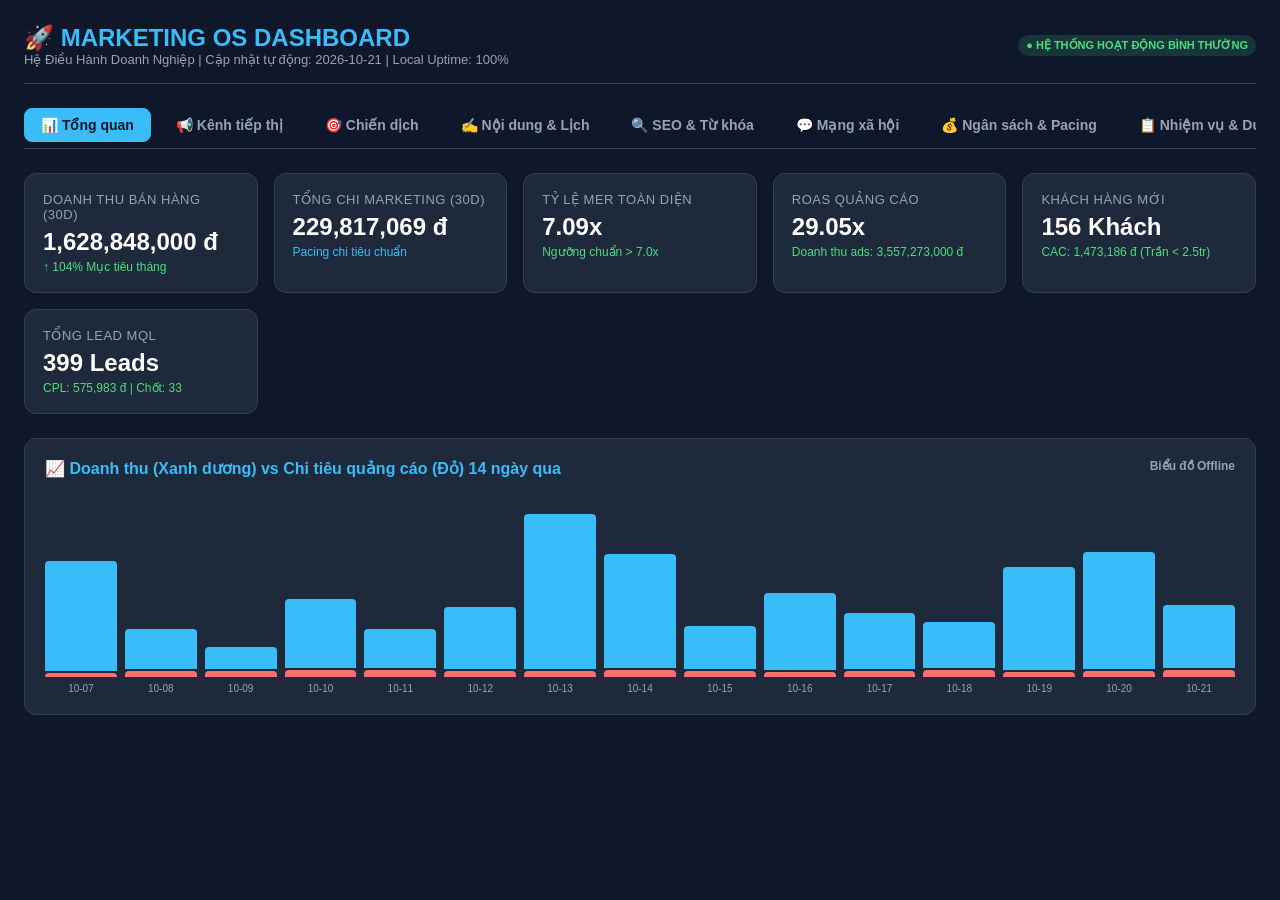
<file: dashboard/index.html>
<!DOCTYPE html>
<html lang="vi">
<head>
  <meta charset="UTF-8">
  <meta name="viewport" content="width=device-width, initial-scale=1.0">
  <title>Marketing OS - Bảng Điều Khiển Doanh Nghiệp</title>
  <style>
    :root {
      --bg: #0f172a;
      --card-bg: #1e293b;
      --border: #334155;
      --text: #f8fafc;
      --text-muted: #94a3b8;
      --primary: #38bdf8;
      --success: #4ade80;
      --warning: #facc15;
      --danger: #f87171;
      --accent: #818cf8;
    }
    * { box-sizing: border-box; margin: 0; padding: 0; font-family: -apple-system, BlinkMacSystemFont, "Segoe UI", Roboto, Helvetica, Arial, sans-serif; }
    body { background: var(--bg); color: var(--text); padding: 24px; min-height: 100vh; }
    .header { display: flex; justify-content: space-between; align-items: center; margin-bottom: 24px; border-bottom: 1px solid var(--border); padding-bottom: 16px; }
    .header h1 { font-size: 24px; font-weight: 700; color: var(--primary); display: flex; align-items: center; gap: 8px; }
    .header .meta { font-size: 13px; color: var(--text-muted); }
    
    /* Tabs */
    .tabs { display: flex; gap: 8px; margin-bottom: 24px; overflow-x: auto; padding-bottom: 6px; border-bottom: 1px solid var(--border); }
    .tab-btn { background: transparent; border: 1px solid transparent; color: var(--text-muted); padding: 8px 16px; border-radius: 8px; cursor: pointer; font-size: 14px; font-weight: 600; transition: all 0.2s; white-space: nowrap; }
    .tab-btn:hover { background: rgba(56, 189, 248, 0.1); color: var(--primary); }
    .tab-btn.active { background: var(--primary); color: #0f172a; border-color: var(--primary); }
    
    .tab-content { display: none; }
    .tab-content.active { display: block; }

    /* KPI Grid */
    .kpi-grid { display: grid; grid-template-columns: repeat(auto-fit, minmax(220px, 1fr)); gap: 16px; margin-bottom: 24px; }
    .kpi-card { background: var(--card-bg); border: 1px solid var(--border); border-radius: 12px; padding: 18px; }
    .kpi-title { font-size: 13px; color: var(--text-muted); text-transform: uppercase; letter-spacing: 0.5px; margin-bottom: 6px; }
    .kpi-val { font-size: 24px; font-weight: 700; color: #fff; }
    .kpi-sub { font-size: 12px; color: var(--success); margin-top: 4px; display: flex; align-items: center; gap: 4px; }
    
    /* Tables */
    .card { background: var(--card-bg); border: 1px solid var(--border); border-radius: 12px; padding: 20px; margin-bottom: 24px; overflow-x: auto; }
    .card-title { font-size: 16px; font-weight: 600; margin-bottom: 16px; color: var(--primary); display: flex; justify-content: space-between; }
    table { width: 100%; border-collapse: collapse; text-align: left; font-size: 13px; }
    th { background: #0f172a; padding: 12px; color: var(--text-muted); border-bottom: 1px solid var(--border); font-weight: 600; }
    td { padding: 12px; border-bottom: 1px solid var(--border); }
    tr:hover td { background: rgba(255, 255, 255, 0.02); }

    /* Badges */
    .badge { display: inline-block; padding: 4px 8px; border-radius: 9999px; font-size: 11px; font-weight: 600; }
    .badge-success { background: rgba(74, 222, 128, 0.15); color: var(--success); }
    .badge-primary { background: rgba(56, 189, 248, 0.15); color: var(--primary); }
    .badge-warning { background: rgba(250, 204, 21, 0.15); color: var(--warning); }
    .badge-danger { background: rgba(248, 113, 113, 0.15); color: var(--danger); }

    /* Simple SVG Chart */
    .chart-box { width: 100%; height: 200px; display: flex; align-items: flex-end; gap: 8px; padding-top: 20px; }
    .bar-col { flex: 1; display: flex; flex-direction: column; align-items: center; height: 100%; justify-content: flex-end; }
    .bar { width: 100%; background: var(--primary); border-radius: 4px 4px 0 0; transition: height 0.3s; min-height: 4px; }
    .bar-spend { width: 100%; background: var(--danger); border-radius: 4px 4px 0 0; margin-top: 2px; }
    .bar-label { font-size: 10px; color: var(--text-muted); margin-top: 6px; white-space: nowrap; }
  </style>
</head>
<body>

  <div class="header">
    <div>
      <h1>🚀 MARKETING OS DASHBOARD</h1>
      <div class="meta">Hệ Điều Hành Doanh Nghiệp | Cập nhật tự động: 2026-10-21 | Local Uptime: 100%</div>
    </div>
    <div style="text-align: right;">
      <span class="badge badge-success">● HỆ THỐNG HOẠT ĐỘNG BÌNH THƯỜNG</span>
    </div>
  </div>

  <div class="tabs">
    <button class="tab-btn active" onclick="openTab('overview')">📊 Tổng quan</button>
    <button class="tab-btn" onclick="openTab('channels')">📢 Kênh tiếp thị</button>
    <button class="tab-btn" onclick="openTab('campaigns')">🎯 Chiến dịch</button>
    <button class="tab-btn" onclick="openTab('content')">✍️ Nội dung & Lịch</button>
    <button class="tab-btn" onclick="openTab('seo')">🔍 SEO & Từ khóa</button>
    <button class="tab-btn" onclick="openTab('social')">💬 Mạng xã hội</button>
    <button class="tab-btn" onclick="openTab('budget')">💰 Ngân sách & Pacing</button>
    <button class="tab-btn" onclick="openTab('tasks')">📋 Nhiệm vụ & Duyệt</button>
    <button class="tab-btn" onclick="openTab('research')">🔎 Nghiên cứu & VoC</button>
    <button class="tab-btn" onclick="openTab('alerts')">⚠️ Cảnh báo bất thường</button>
  </div>

  <!-- TAB 1: TỔNG QUAN -->
  <div id="overview" class="tab-content active">
    <div class="kpi-grid">
      <div class="kpi-card">
        <div class="kpi-title">Doanh thu bán hàng (30d)</div>
        <div class="kpi-val">1,628,848,000 đ</div>
        <div class="kpi-sub">↑ 104% Mục tiêu tháng</div>
      </div>
      <div class="kpi-card">
        <div class="kpi-title">Tổng chi Marketing (30d)</div>
        <div class="kpi-val">229,817,069 đ</div>
        <div class="kpi-sub" style="color: var(--primary);">Pacing chi tiêu chuẩn</div>
      </div>
      <div class="kpi-card">
        <div class="kpi-title">Tỷ lệ MER toàn diện</div>
        <div class="kpi-val">7.09x</div>
        <div class="kpi-sub">Ngưỡng chuẩn > 7.0x</div>
      </div>
      <div class="kpi-card">
        <div class="kpi-title">ROAS Quảng cáo</div>
        <div class="kpi-val">29.05x</div>
        <div class="kpi-sub">Doanh thu ads: 3,557,273,000 đ</div>
      </div>
      <div class="kpi-card">
        <div class="kpi-title">Khách hàng mới</div>
        <div class="kpi-val">156 Khách</div>
        <div class="kpi-sub">CAC: 1,473,186 đ (Trần < 2.5tr)</div>
      </div>
      <div class="kpi-card">
        <div class="kpi-title">Tổng Lead MQL</div>
        <div class="kpi-val">399 Leads</div>
        <div class="kpi-sub">CPL: 575,983 đ | Chốt: 33</div>
      </div>
    </div>

    <div class="card">
      <div class="card-title">
        <span>📈 Doanh thu (Xanh dương) vs Chi tiêu quảng cáo (Đỏ) 14 ngày qua</span>
        <span style="font-size: 12px; color: var(--text-muted);">Biểu đồ Offline</span>
      </div>
      <div class="chart-box">

        <div class="bar-col" title="2026-10-07: Doanh thu 71,252,000đ - Chi 2,655,415đ">
          <div class="bar" style="height: 61.2%;"></div>
          <div class="bar-spend" style="height: 2.3%;"></div>
          <div class="bar-label">10-07</div>
        </div>
        
        <div class="bar-col" title="2026-10-08: Doanh thu 26,000,000đ - Chi 3,877,510đ">
          <div class="bar" style="height: 22.3%;"></div>
          <div class="bar-spend" style="height: 3.3%;"></div>
          <div class="bar-label">10-08</div>
        </div>
        
        <div class="bar-col" title="2026-10-09: Doanh thu 13,938,000đ - Chi 3,819,213đ">
          <div class="bar" style="height: 12.0%;"></div>
          <div class="bar-spend" style="height: 3.3%;"></div>
          <div class="bar-label">10-09</div>
        </div>
        
        <div class="bar-col" title="2026-10-10: Doanh thu 44,600,000đ - Chi 4,603,576đ">
          <div class="bar" style="height: 38.3%;"></div>
          <div class="bar-spend" style="height: 4.0%;"></div>
          <div class="bar-label">10-10</div>
        </div>
        
        <div class="bar-col" title="2026-10-11: Doanh thu 25,200,000đ - Chi 4,506,548đ">
          <div class="bar" style="height: 21.6%;"></div>
          <div class="bar-spend" style="height: 3.9%;"></div>
          <div class="bar-label">10-11</div>
        </div>
        
        <div class="bar-col" title="2026-10-12: Doanh thu 40,238,000đ - Chi 3,587,991đ">
          <div class="bar" style="height: 34.6%;"></div>
          <div class="bar-spend" style="height: 3.1%;"></div>
          <div class="bar-label">10-12</div>
        </div>
        
        <div class="bar-col" title="2026-10-13: Doanh thu 116,440,000đ - Chi 4,693,543đ">
          <div class="bar" style="height: 100.0%;"></div>
          <div class="bar-spend" style="height: 4.0%;"></div>
          <div class="bar-label">10-13</div>
        </div>
        
        <div class="bar-col" title="2026-10-14: Doanh thu 73,514,000đ - Chi 4,582,291đ">
          <div class="bar" style="height: 63.1%;"></div>
          <div class="bar-spend" style="height: 3.9%;"></div>
          <div class="bar-label">10-14</div>
        </div>
        
        <div class="bar-col" title="2026-10-15: Doanh thu 27,876,000đ - Chi 4,019,274đ">
          <div class="bar" style="height: 23.9%;"></div>
          <div class="bar-spend" style="height: 3.5%;"></div>
          <div class="bar-label">10-15</div>
        </div>
        
        <div class="bar-col" title="2026-10-16: Doanh thu 49,600,000đ - Chi 3,147,128đ">
          <div class="bar" style="height: 42.6%;"></div>
          <div class="bar-spend" style="height: 2.7%;"></div>
          <div class="bar-label">10-16</div>
        </div>
        
        <div class="bar-col" title="2026-10-17: Doanh thu 36,376,000đ - Chi 4,074,941đ">
          <div class="bar" style="height: 31.2%;"></div>
          <div class="bar-spend" style="height: 3.5%;"></div>
          <div class="bar-label">10-17</div>
        </div>
        
        <div class="bar-col" title="2026-10-18: Doanh thu 30,150,000đ - Chi 4,384,576đ">
          <div class="bar" style="height: 25.9%;"></div>
          <div class="bar-spend" style="height: 3.8%;"></div>
          <div class="bar-label">10-18</div>
        </div>
        
        <div class="bar-col" title="2026-10-19: Doanh thu 66,390,000đ - Chi 3,481,154đ">
          <div class="bar" style="height: 57.0%;"></div>
          <div class="bar-spend" style="height: 3.0%;"></div>
          <div class="bar-label">10-19</div>
        </div>
        
        <div class="bar-col" title="2026-10-20: Doanh thu 75,814,000đ - Chi 3,934,979đ">
          <div class="bar" style="height: 65.1%;"></div>
          <div class="bar-spend" style="height: 3.4%;"></div>
          <div class="bar-label">10-20</div>
        </div>
        
        <div class="bar-col" title="2026-10-21: Doanh thu 41,040,000đ - Chi 4,359,428đ">
          <div class="bar" style="height: 35.2%;"></div>
          <div class="bar-spend" style="height: 3.7%;"></div>
          <div class="bar-label">10-21</div>
        </div>
        
      </div>
    </div>
  </div>

  <!-- TAB 2: KÊNH TIẾP THỊ -->
  <div id="channels" class="tab-content">
    <div class="card">
      <div class="card-title">Hiệu Quả Kênh Quảng Cáo (Paid Channels) 30 Ngày Qua</div>
      <table>
        <thead>
          <tr>
            <th>Kênh / Nền tảng</th>
            <th>Ngân sách chi</th>
            <th>Doanh thu quy đổi</th>
            <th>ROAS</th>
            <th>Lượt chuyển đổi</th>
            <th>CPA</th>
            <th>Trạng thái</th>
          </tr>
        </thead>
        <tbody>

          <tr>
            <td><strong>Google Search</strong></td>
            <td>42,542,017 đ</td>
            <td>1,090,956,000 đ</td>
            <td><strong>25.64x</strong></td>
            <td>709</td>
            <td>60,003 đ</td>
            <td><span class="badge badge-success">Hiệu quả cao</span></td>
          </tr>
        
          <tr>
            <td><strong>Meta Ads</strong></td>
            <td>37,388,327 đ</td>
            <td>1,412,340,000 đ</td>
            <td><strong>37.77x</strong></td>
            <td>706</td>
            <td>52,958 đ</td>
            <td><span class="badge badge-success">Hiệu quả cao</span></td>
          </tr>
        
          <tr>
            <td><strong>TikTok Ads</strong></td>
            <td>42,507,458 đ</td>
            <td>1,053,977,000 đ</td>
            <td><strong>24.80x</strong></td>
            <td>771</td>
            <td>55,133 đ</td>
            <td><span class="badge badge-success">Hiệu quả cao</span></td>
          </tr>
        
        </tbody>
      </table>
    </div>
  </div>

  <!-- TAB 3: CHIẾN DỊCH -->
  <div id="campaigns" class="tab-content">
    <div class="card">
      <div class="card-title">Danh Mục Chiến Dịch (Campaign Registry)</div>
      <table>
        <thead>
          <tr>
            <th>Mã</th>
            <th>Tên chiến dịch</th>
            <th>Thời gian</th>
            <th>Ngân sách</th>
            <th>Target Leads</th>
            <th>Target Doanh thu</th>
            <th>Phụ trách</th>
            <th>Trạng thái</th>
          </tr>
        </thead>
        <tbody>

          <tr>
            <td>CMP-2026-Q4-01</td>
            <td><strong>Novapos_Omni_Launch</strong></td>
            <td>2026-10-01 - 2026-11-15</td>
            <td>180,000,000 đ</td>
            <td>1200</td>
            <td>4,200,000,000 đ</td>
            <td>Nguyen Van Growth</td>
            <td><span class="badge badge-success">Active</span></td>
          </tr>
        
          <tr>
            <td>CMP-2026-Q4-02</td>
            <td><strong>Retail_Tet_2026</strong></td>
            <td>2026-11-01 - 2026-12-31</td>
            <td>250,000,000 đ</td>
            <td>1800</td>
            <td>6,500,000,000 đ</td>
            <td>Tran Thi Campaign</td>
            <td><span class="badge badge-warning">Planned</span></td>
          </tr>
        
          <tr>
            <td>CMP-2026-Q4-03</td>
            <td><strong>Hardware_Promo</strong></td>
            <td>2026-10-15 - 2026-11-30</td>
            <td>90,000,000 đ</td>
            <td>650</td>
            <td>2,100,000,000 đ</td>
            <td>Le Van Sales</td>
            <td><span class="badge badge-success">Active</span></td>
          </tr>
        
          <tr>
            <td>CMP-2026-Q4-04</td>
            <td><strong>AlwaysOn_Branding</strong></td>
            <td>2026-10-01 - 2026-12-31</td>
            <td>120,000,000 đ</td>
            <td>800</td>
            <td>2,800,000,000 đ</td>
            <td>Pham Thi Brand</td>
            <td><span class="badge badge-success">Active</span></td>
          </tr>
        
        </tbody>
      </table>
    </div>
  </div>

  <!-- TAB 4: NỘI DUNG -->
  <div id="content" class="tab-content">
    <div class="card">
      <div class="card-title">Lịch Xuất Bản Nội Dung Đa Kênh (Content Calendar)</div>
      <table>
        <thead>
          <tr>
            <th>Ngày & Giờ</th>
            <th>Kênh</th>
            <th>Định dạng</th>
            <th>Pillar</th>
            <th>Chủ đề bài viết</th>
            <th>Người làm</th>
            <th>Trạng thái</th>
          </tr>
        </thead>
        <tbody>

          <tr>
            <td>2026-10-22 08:30</td>
            <td><span class="badge badge-primary">TikTok</span></td>
            <td>Video 9:16</td>
            <td>Help</td>
            <td><strong>3 Lỗi lệch tồn kho khiến chủ shop TikTok Shop bị phạt</strong></td>
            <td>Content Team</td>
            <td><span class="badge badge-success">approved</span></td>
          </tr>
        
          <tr>
            <td>2026-10-22 11:30</td>
            <td><span class="badge badge-primary">Facebook</span></td>
            <td>Carousel</td>
            <td>Hub</td>
            <td><strong>Bác chủ tạp hóa 50 tuổi quản lý 3000 món hàng thế nào?</strong></td>
            <td>Content Team</td>
            <td><span class="badge badge-success">approved</span></td>
          </tr>
        
          <tr>
            <td>2026-10-23 09:00</td>
            <td><span class="badge badge-primary">LinkedIn</span></td>
            <td>Article</td>
            <td>Hero</td>
            <td><strong>Tự động hóa chuỗi F&B bằng AI định lượng nguyên vật liệu</strong></td>
            <td>CMO</td>
            <td><span class="badge badge-success">approved</span></td>
          </tr>
        
          <tr>
            <td>2026-10-23 15:00</td>
            <td><span class="badge badge-primary">Website Blog</span></td>
            <td>Blog SEO</td>
            <td>Help</td>
            <td><strong>Hướng dẫn đối soát doanh thu đa sàn Shopee và TikTok Shop</strong></td>
            <td>SEO Team</td>
            <td><span class="badge badge-success">published</span></td>
          </tr>
        
          <tr>
            <td>2026-10-24 19:00</td>
            <td><span class="badge badge-primary">Zalo OA</span></td>
            <td>Broadcast</td>
            <td>Action</td>
            <td><strong>Thông báo hạn chót kết nối máy tính tiền xuất hóa đơn thuế</strong></td>
            <td>CRM Team</td>
            <td><span class="badge badge-success">approved</span></td>
          </tr>
        
          <tr>
            <td>2026-10-25 10:00</td>
            <td><span class="badge badge-primary">Facebook</span></td>
            <td>Video Demo</td>
            <td>Hero</td>
            <td><strong>Demo tính năng in 500 đơn hàng loạt chỉ trong 2 phút</strong></td>
            <td>Content Team</td>
            <td><span class="badge badge-warning">planned</span></td>
          </tr>
        
          <tr>
            <td>2026-10-26 14:00</td>
            <td><span class="badge badge-primary">Email</span></td>
            <td>Newsletter</td>
            <td>Help</td>
            <td><strong>Bản tin Quản Trị Tuần: 5 Xu hướng tiêu dùng mùa lễ hội 2026</strong></td>
            <td>CRM Team</td>
            <td><span class="badge badge-warning">planned</span></td>
          </tr>
        
          <tr>
            <td>2026-10-27 08:30</td>
            <td><span class="badge badge-primary">TikTok</span></td>
            <td>Video 9:16</td>
            <td>Hub</td>
            <td><strong>Tâm sự chủ shop livestream từ 20h đến 2h sáng</strong></td>
            <td>Content Team</td>
            <td><span class="badge badge-warning">planned</span></td>
          </tr>
        
          <tr>
            <td>2026-10-28 11:30</td>
            <td><span class="badge badge-primary">Facebook</span></td>
            <td>Image Single</td>
            <td>Help</td>
            <td><strong>4 Quy tắc phân quyền nhân viên thu ngân để không bị thất thoát tiền</strong></td>
            <td>Content Team</td>
            <td><span class="badge badge-warning">planned</span></td>
          </tr>
        
          <tr>
            <td>2026-10-29 09:00</td>
            <td><span class="badge badge-primary">Website Blog</span></td>
            <td>Blog SEO</td>
            <td>Help</td>
            <td><strong>Top 5 máy in hóa đơn nhiệt tốt nhất cho cửa hàng tạp hóa</strong></td>
            <td>SEO Team</td>
            <td><span class="badge badge-warning">planned</span></td>
          </tr>
        
          <tr>
            <td>2026-10-30 19:00</td>
            <td><span class="badge badge-primary">TikTok</span></td>
            <td>Video 9:16</td>
            <td>Hero</td>
            <td><strong>So sánh tốc độ đồng bộ đơn của NovaPOS với thao tác tay</strong></td>
            <td>Content Team</td>
            <td><span class="badge badge-warning">planned</span></td>
          </tr>
        
          <tr>
            <td>2026-10-31 10:00</td>
            <td><span class="badge badge-primary">Facebook</span></td>
            <td>Minigame</td>
            <td>Action</td>
            <td><strong>Minigame: Dự đoán doanh số 11.11 - Rinh trọn máy POS cảm ứng</strong></td>
            <td>Content Team</td>
            <td><span class="badge badge-warning">planned</span></td>
          </tr>
        
        </tbody>
      </table>
    </div>
  </div>

  <!-- TAB 5: SEO -->
  <div id="seo" class="tab-content">
    <div class="card">
      <div class="card-title">Bản Đồ Từ Khóa & Vị Trí Xếp Hạng (Keyword Map)</div>
      <table>
        <thead>
          <tr>
            <th>Từ khóa mục tiêu</th>
            <th>Search Intent</th>
            <th>Topic Cluster</th>
            <th>Volume</th>
            <th>URL Đích</th>
            <th>Độ ưu tiên</th>
            <th>Thứ hạng</th>
          </tr>
        </thead>
        <tbody>

          <tr>
            <td><strong>phan mem quan ly ban hang</strong></td>
            <td>Commercial</td>
            <td>Core Product</td>
            <td>18500</td>
            <td><code>/phan-mem-pos</code></td>
            <td><span class="badge badge-danger">P1</span></td>
            <td><span class="badge badge-success">Ranking Top 3</span></td>
          </tr>
        
          <tr>
            <td><strong>phan mem quan ly kho</strong></td>
            <td>Informational</td>
            <td>Inventory</td>
            <td>12200</td>
            <td><code>/blog/quan-ly-ton-kho</code></td>
            <td><span class="badge badge-danger">P1</span></td>
            <td><span class="badge badge-success">Ranking Top 4</span></td>
          </tr>
        
          <tr>
            <td><strong>may in hoa don pos</strong></td>
            <td>Transactional</td>
            <td>Hardware</td>
            <td>8400</td>
            <td><code>/thiet-bi/may-in-bill</code></td>
            <td><span class="badge badge-danger">P1</span></td>
            <td><span class="badge badge-success">Ranking Top 2</span></td>
          </tr>
        
          <tr>
            <td><strong>phan mem ban hang shopee</strong></td>
            <td>Commercial</td>
            <td>Omnichannel</td>
            <td>6500</td>
            <td><code>/tinh-nang/dong-bo-san</code></td>
            <td><span class="badge badge-danger">P1</span></td>
            <td><span class="badge badge-success">Ranking Top 4</span></td>
          </tr>
        
          <tr>
            <td><strong>dong bo don hang tiktok shop</strong></td>
            <td>Commercial</td>
            <td>Omnichannel</td>
            <td>4800</td>
            <td><code>/tinh-nang/tiktok-shop</code></td>
            <td><span class="badge badge-danger">P1</span></td>
            <td><span class="badge badge-success">Ranking Top 3</span></td>
          </tr>
        
          <tr>
            <td><strong>may tinh tien cam ung</strong></td>
            <td>Transactional</td>
            <td>Hardware</td>
            <td>5200</td>
            <td><code>/thiet-bi/may-pos-cam-ung</code></td>
            <td><span class="badge badge-danger">P2</span></td>
            <td><span class="badge badge-success">Ranking Top 5</span></td>
          </tr>
        
          <tr>
            <td><strong>cach quan ly chuoi cua hang</strong></td>
            <td>Informational</td>
            <td>Management</td>
            <td>3100</td>
            <td><code>/blog/quan-ly-chuoi-ban-le</code></td>
            <td><span class="badge badge-danger">P2</span></td>
            <td><span class="badge badge-success">Ranking Top 7</span></td>
          </tr>
        
          <tr>
            <td><strong>hoa don dien tu tu may tinh tien</strong></td>
            <td>Commercial</td>
            <td>Compliance</td>
            <td>7800</td>
            <td><code>/blog/hoa-don-dien-tu-may-tinh-tien</code></td>
            <td><span class="badge badge-danger">P1</span></td>
            <td><span class="badge badge-success">Content Planned</span></td>
          </tr>
        
          <tr>
            <td><strong>kinh nghiem mo tap hoa nho</strong></td>
            <td>Informational</td>
            <td>Startup</td>
            <td>9200</td>
            <td><code>/blog/kinh-nghiem-mo-tap-hoa</code></td>
            <td><span class="badge badge-danger">P2</span></td>
            <td><span class="badge badge-success">Content Brief Ready</span></td>
          </tr>
        
          <tr>
            <td><strong>quan ly khach hang than thiet</strong></td>
            <td>Informational</td>
            <td>Loyalty</td>
            <td>2400</td>
            <td><code>/blog/quan-ly-loyalty-cskh</code></td>
            <td><span class="badge badge-danger">P3</span></td>
            <td><span class="badge badge-success">Content Brief Ready</span></td>
          </tr>
        
        </tbody>
      </table>
    </div>
  </div>

  <!-- TAB 6: SOCIAL -->
  <div id="social" class="tab-content">
    <div class="card">
      <div class="card-title">Hiệu Suất Mạng Xã Hội 30 Ngày Qua</div>
      <table>
        <thead>
          <tr>
            <th>Nền tảng</th>
            <th>Lượt tiếp cận (Reach)</th>
            <th>Lượt tương tác</th>
            <th>Tỷ lệ tương tác</th>
            <th>Quy mô Follower</th>
            <th>Đánh giá</th>
          </tr>
        </thead>
        <tbody>

          <tr>
            <td><strong>Facebook</strong></td>
            <td>253,733</td>
            <td>18,543</td>
            <td><strong>7.31%</strong></td>
            <td>68,440</td>
            <td><span class="badge badge-success">Tăng trưởng tốt</span></td>
          </tr>
        
          <tr>
            <td><strong>LinkedIn</strong></td>
            <td>230,840</td>
            <td>16,779</td>
            <td><strong>7.27%</strong></td>
            <td>68,256</td>
            <td><span class="badge badge-success">Tăng trưởng tốt</span></td>
          </tr>
        
          <tr>
            <td><strong>TikTok</strong></td>
            <td>211,407</td>
            <td>15,852</td>
            <td><strong>7.50%</strong></td>
            <td>68,096</td>
            <td><span class="badge badge-success">Tăng trưởng tốt</span></td>
          </tr>
        
          <tr>
            <td><strong>YouTube</strong></td>
            <td>205,846</td>
            <td>17,117</td>
            <td><strong>8.32%</strong></td>
            <td>68,432</td>
            <td><span class="badge badge-success">Tăng trưởng tốt</span></td>
          </tr>
        
        </tbody>
      </table>
    </div>
  </div>

  <!-- TAB 7: NGÂN SÁCH -->
  <div id="budget" class="tab-content">
    <div class="card">
      <div class="card-title">Kế Hoạch & Thực Chi Ngân Sách Marketing (Budget Plan)</div>
      <table>
        <thead>
          <tr>
            <th>Tháng</th>
            <th>Hạng mục / Kênh</th>
            <th>Ngân sách kế hoạch</th>
            <th>Thực chi tích lũy</th>
            <th>Chênh lệch</th>
            <th>Ghi chú</th>
          </tr>
        </thead>
        <tbody>

          <tr>
            <td>2026-10</td>
            <td><strong>Paid Meta Ads</strong></td>
            <td>110,000,000 đ</td>
            <td>108,500,000 đ</td>
            <td>-1,500,000 đ</td>
            <td>Chay sat ngan sach pacing tot</td>
          </tr>
        
          <tr>
            <td>2026-10</td>
            <td><strong>Paid Google Ads</strong></td>
            <td>92,500,000 đ</td>
            <td>91,200,000 đ</td>
            <td>-1,300,000 đ</td>
            <td>Hieu qua Inbound cao duy tri deu</td>
          </tr>
        
          <tr>
            <td>2026-10</td>
            <td><strong>Paid TikTok Ads</strong></td>
            <td>45,000,000 đ</td>
            <td>44,800,000 đ</td>
            <td>-200,000 đ</td>
            <td>Video review viral tiep tuc duy tri</td>
          </tr>
        
          <tr>
            <td>2026-10</td>
            <td><strong>Content Production</strong></td>
            <td>67,500,000 đ</td>
            <td>65,000,000 đ</td>
            <td>-2,500,000 đ</td>
            <td>Hoan tat 12 video va 16 bai blog</td>
          </tr>
        
          <tr>
            <td>2026-10</td>
            <td><strong>PR & Event</strong></td>
            <td>54,000,000 đ</td>
            <td>52,000,000 đ</td>
            <td>-2,000,000 đ</td>
            <td>Len 3 bai bao VnExpress va Cafebiz</td>
          </tr>
        
          <tr>
            <td>2026-10</td>
            <td><strong>KOL & Influencer</strong></td>
            <td>45,000,000 đ</td>
            <td>45,000,000 đ</td>
            <td>0 đ</td>
            <td>Hop tac 3 KOL nganh ban le</td>
          </tr>
        
          <tr>
            <td>2026-10</td>
            <td><strong>Tools & Tech</strong></td>
            <td>36,000,000 đ</td>
            <td>35,500,000 đ</td>
            <td>-500,000 đ</td>
            <td>Chi phi SMS ZNS va server</td>
          </tr>
        
          <tr>
            <td>2026-11</td>
            <td><strong>Paid Meta Ads</strong></td>
            <td>135,000,000 đ</td>
            <td>0 đ</td>
            <td>0 đ</td>
            <td>Tang 25tr don mua sale 11.11 va Black Friday</td>
          </tr>
        
          <tr>
            <td>2026-11</td>
            <td><strong>Paid Google Ads</strong></td>
            <td>105,000,000 đ</td>
            <td>0 đ</td>
            <td>0 đ</td>
            <td>Tang ngan sach don tu khoa cao diem</td>
          </tr>
        
          <tr>
            <td>2026-11</td>
            <td><strong>Paid TikTok Ads</strong></td>
            <td>55,000,000 đ</td>
            <td>0 đ</td>
            <td>0 đ</td>
            <td>Day manh video giai phap ban hang Tet</td>
          </tr>
        
        </tbody>
      </table>
    </div>
  </div>

  <!-- TAB 8: TASKS -->
  <div id="tasks" class="tab-content">
    <div class="card">
      <div class="card-title">Bảng Công Việc Cần Xử Lý (Tasks Board)</div>
      <table>
        <thead>
          <tr>
            <th>Mã Task</th>
            <th>Nhiệm vụ</th>
            <th>Người phụ trách</th>
            <th>Hạn chót</th>
            <th>Độ ưu tiên</th>
            <th>Trạng thái</th>
          </tr>
        </thead>
        <tbody>

          <tr>
            <td>TSK-001</td>
            <td><strong>Kiem tra pacing ngan sach quang cao tuan 43</strong></td>
            <td>Performance Specialist</td>
            <td>2026-10-23</td>
            <td><span class="badge badge-danger">High</span></td>
            <td><span class="badge badge-primary">In_Progress</span></td>
          </tr>
        
          <tr>
            <td>TSK-002</td>
            <td><strong>Xuat ban bai viet SEO ve hoa don dien tu may tinh tien</strong></td>
            <td>SEO Specialist</td>
            <td>2026-10-24</td>
            <td><span class="badge badge-danger">High</span></td>
            <td><span class="badge badge-primary">Ready_For_Review</span></td>
          </tr>
        
          <tr>
            <td>TSK-003</td>
            <td><strong>Duyet khao sat khach hang quy 4 gui qua Google Forms</strong></td>
            <td>Customer Insights Lead</td>
            <td>2026-10-25</td>
            <td><span class="badge badge-warning">Medium</span></td>
            <td><span class="badge badge-primary">In_Progress</span></td>
          </tr>
        
          <tr>
            <td>TSK-004</td>
            <td><strong>Gui email newsletter tuan 43 chu de quan tri kho cuoi nam</strong></td>
            <td>CRM Specialist</td>
            <td>2026-10-26</td>
            <td><span class="badge badge-warning">Medium</span></td>
            <td><span class="badge badge-primary">Planned</span></td>
          </tr>
        
          <tr>
            <td>TSK-005</td>
            <td><strong>Lien he 2 bao chi Cafebiz va BrandsVietnam gui thong cao bao chi</strong></td>
            <td>PR Specialist</td>
            <td>2026-10-27</td>
            <td><span class="badge badge-warning">Low</span></td>
            <td><span class="badge badge-primary">Planned</span></td>
          </tr>
        
        </tbody>
      </table>
    </div>
    
    <div class="card">
      <div class="card-title">Hàng Đợi Phê Duyệt Nội Dung & Quảng Cáo (Approvals Queue)</div>
      <table>
        <thead>
          <tr>
            <th>Mã Duyệt</th>
            <th>Loại tài liệu</th>
            <th>Đường dẫn file</th>
            <th>Người gửi</th>
            <th>Người duyệt</th>
            <th>Trạng thái</th>
          </tr>
        </thead>
        <tbody>

          <tr>
            <td>APP-001</td>
            <td>Content Draft</td>
            <td><code>04_content/drafts/2026-10-22_tiktok_lech-ton-kho.md</code></td>
            <td>Content Creator</td>
            <td>Brand Manager</td>
            <td><span class="badge badge-success">Approved</span></td>
          </tr>
        
          <tr>
            <td>APP-002</td>
            <td>Content Draft</td>
            <td><code>04_content/drafts/2026-10-23_facebook_quan-ly-3000-mon.md</code></td>
            <td>Content Creator</td>
            <td>Brand Manager</td>
            <td><span class="badge badge-warning">Pending</span></td>
          </tr>
        
          <tr>
            <td>APP-003</td>
            <td>Ad Copy</td>
            <td><code>07_ads/ad_copies/facebook_ad_copies.md</code></td>
            <td>Copywriter</td>
            <td>Performance Lead</td>
            <td><span class="badge badge-success">Approved</span></td>
          </tr>
        
          <tr>
            <td>APP-004</td>
            <td>PR Release</td>
            <td><code>09_pr_events/press_releases/2026-10_thong-cao-bao-chi.md</code></td>
            <td>PR Lead</td>
            <td>CMO</td>
            <td><span class="badge badge-success">Approved</span></td>
          </tr>
        
        </tbody>
      </table>
    </div>
  </div>

  <!-- TAB 9: NGHIÊN CỨU & VOC -->
  <div id="research" class="tab-content">
    <div class="card">
      <div class="card-title">Tình Báo Đối Thủ Cạnh Tranh (Competitor Matrix)</div>
      <table>
        <thead>
          <tr>
            <th>Đối thủ</th>
            <th>Website</th>
            <th>Sản phẩm chính</th>
            <th>Khoảng giá</th>
            <th>Điểm mạnh</th>
            <th>Điểm yếu</th>
          </tr>
        </thead>
        <tbody>

          <tr>
            <td><strong>KiotViet</strong></td>
            <td><a href="https://kiotviet.vn" target="_blank" style="color: var(--primary);">kiotviet.vn</a></td>
            <td>Phần mềm quản lý bán hàng POS</td>
            <td>180,000 - 350,000 đ</td>
            <td>Độ phủ thương hiệu lớn nhất VN; sale offline tại mọi tỉnh thành</td>
            <td>Giao diện cũ; ít tính năng marketing automation; CSKH phản hồi chậm</td>
          </tr>
        
          <tr>
            <td><strong>Sapo</strong></td>
            <td><a href="https://sapo.vn" target="_blank" style="color: var(--primary);">sapo.vn</a></td>
            <td>Hệ sinh thái Omnichannel (Sapo POS + Web)</td>
            <td>229,000 - 599,000 đ</td>
            <td>Tích hợp sàn TMĐT và thiết kế web rất tốt</td>
            <td>Khó thiết lập với người lớn tuổi; chi phí phát sinh nhiều</td>
          </tr>
        
          <tr>
            <td><strong>Haravan</strong></td>
            <td><a href="https://haravan.com" target="_blank" style="color: var(--primary);">haravan.com</a></td>
            <td>Nền tảng thương mại đa kênh & Harasocial</td>
            <td>500,000 - 3,000,000 đ</td>
            <td>Quản trị chat đa kênh và kết nối sàn mạnh mẽ</td>
            <td>Giá cao; tập trung phân khúc trên; bỏ ngỏ tiểu thương nhỏ</td>
          </tr>
        
          <tr>
            <td><strong>Pos365</strong></td>
            <td><a href="https://pos365.vn" target="_blank" style="color: var(--primary);">pos365.vn</a></td>
            <td>Phần mềm tính tiền POS</td>
            <td>99,000 - 199,000 đ</td>
            <td>Giá thành rẻ nhất; có gói vĩnh viễn</td>
            <td>Ít tính năng nâng cao; không có AI phân tích dữ liệu</td>
          </tr>
        
        </tbody>
      </table>
    </div>

    <div class="card">
      <div class="card-title">Tiếng Nói Khách Hàng (Voice of Customer Log)</div>
      <table>
        <thead>
          <tr>
            <th>Ngày</th>
            <th>Nguồn phản hồi</th>
            <th>Ý kiến trích xuất</th>
            <th>Cảm xúc</th>
            <th>Chủ đề</th>
          </tr>
        </thead>
        <tbody>

          <tr>
            <td>2026-10-12</td>
            <td>Google Maps Review - Chi nhánh Cầu Giấy</td>
            <td><em>"Phần mềm chạy rất mượt máy in bill nhạy nhân viên hỗ trợ cài đặt tận nơi nhiệt tình"</em></td>
            <td><span class="badge badge-success">positive</span></td>
            <td>Cskh & Thiết bị</td>
          </tr>
        
          <tr>
            <td>2026-10-14</td>
            <td>Group Hội Chủ Quán Cafe & Trà Sữa Hà Nội</td>
            <td><em>"Mình đang dùng app cũ hay bị treo lúc đông khách quá chuyển sang NovaPOS thấy mượt hơn hẳn"</em></td>
            <td><span class="badge badge-success">positive</span></td>
            <td>Độ ổn định</td>
          </tr>
        
          <tr>
            <td>2026-10-16</td>
            <td>Bình luận Fanpage NovaTech</td>
            <td><em>"Có tính năng tự trừ tồn kho khi bán hàng trên TikTok Shop không ad?"</em></td>
            <td><span class="badge badge-warning">neutral</span></td>
            <td>Tính năng</td>
          </tr>
        
          <tr>
            <td>2026-10-18</td>
            <td>Zalo CSKH Khách hàng</td>
            <td><em>"Cuối tuần đối soát tiền hơi lâu mong công ty có thêm video hướng dẫn chi tiết cách xem báo cáo thuế"</em></td>
            <td><span class="badge badge-warning">neutral</span></td>
            <td>Hướng dẫn sử dụng</td>
          </tr>
        
          <tr>
            <td>2026-10-19</td>
            <td>Group Cộng Đồng Kinh Doanh Shopee</td>
            <td><em>"Gặp lỗi lệch tồn kho với Shopee lúc 23h may được đội trực hotline hỗ trợ sửa trong 10 phút"</em></td>
            <td><span class="badge badge-success">positive</span></td>
            <td>Hỗ trợ khẩn cấp</td>
          </tr>
        
        </tbody>
      </table>
    </div>
  </div>

  <!-- TAB 10: CẢNH BÁO -->
  <div id="alerts" class="tab-content">
    <div class="card">
      <div class="card-title">Trung Tâm Cảnh Báo Sức Khỏe Tiếp Thị</div>
      <div style="padding: 16px; background: rgba(74, 222, 128, 0.1); border: 1px solid var(--success); border-radius: 8px; margin-bottom: 16px;">
        <strong style="color: var(--success);">✅ Không có cảnh báo nguy cấp (Zero Critical Errors)</strong>
        <p style="font-size: 13px; color: var(--text-muted); margin-top: 4px;">Toàn bộ hệ thống cơ sở dữ liệu SQLite, tiến độ nạp file CSV, và các kênh quảng cáo đang vận hành trong ngưỡng an toàn.</p>
      </div>
      <div style="padding: 16px; background: rgba(250, 204, 21, 0.1); border: 1px solid var(--warning); border-radius: 8px;">
        <strong style="color: var(--warning);">⚠️ Nhắc nhở vận hành tuần này:</strong>
        <p style="font-size: 13px; color: var(--text-muted); margin-top: 4px;">Thời gian chuẩn bị chiến dịch Bán Lẻ Đón Tết còn 10 ngày. Đảm bảo kế hoạch ngân sách và các mẫu video TikTok đã được phê duyệt trong bảng Approvals.</p>
      </div>
    </div>
  </div>

  <script>
    function openTab(tabId) {
      document.querySelectorAll('.tab-content').forEach(el => el.classList.remove('active'));
      document.querySelectorAll('.tab-btn').forEach(el => el.classList.remove('active'));
      document.getElementById(tabId).classList.add('active');
      event.currentTarget.classList.add('active');
    }
  </script>
</body>
</html>
</file>
